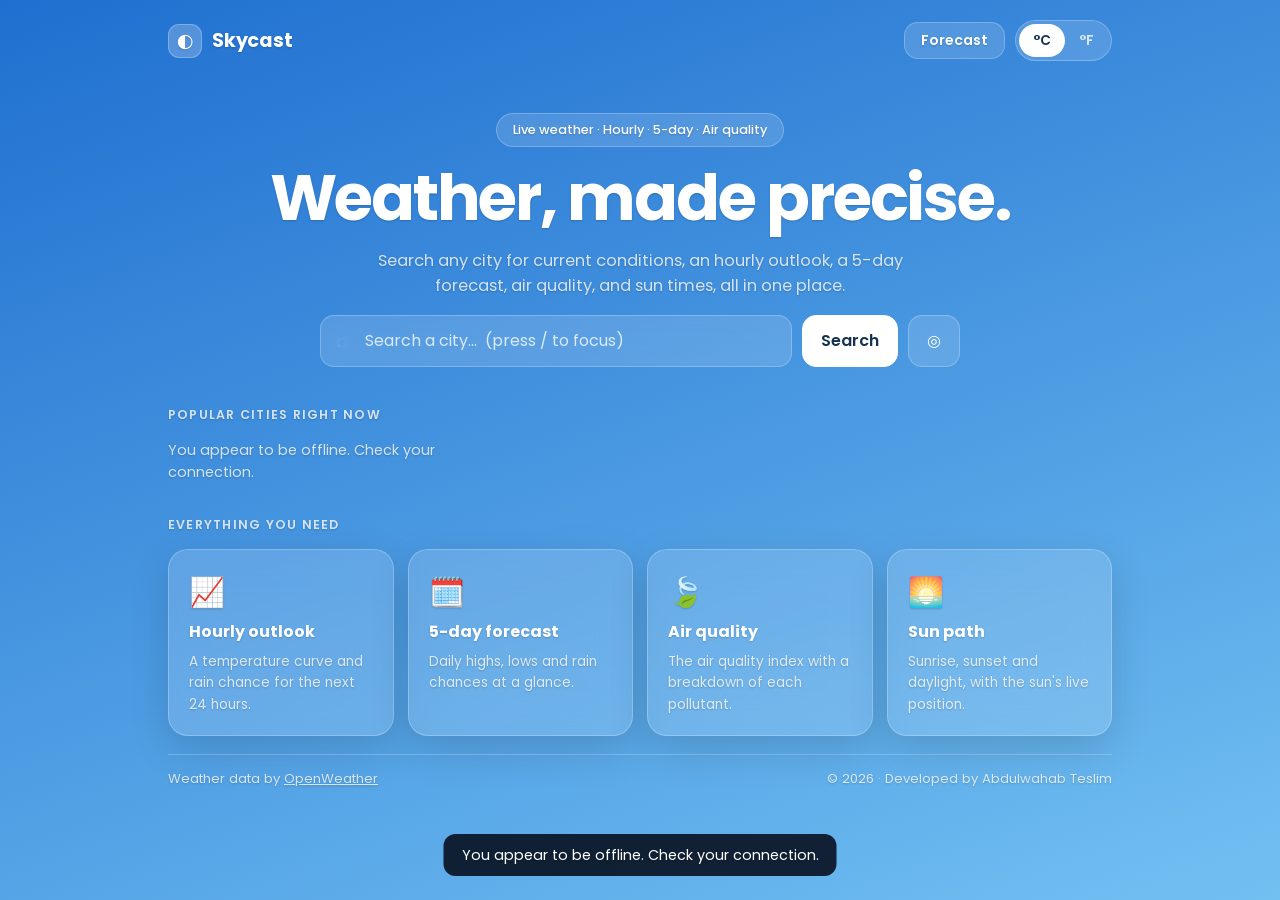
<file: index.html>
<!doctype html>
<html lang="en">
<head>
  <meta charset="UTF-8" />
  <meta name="viewport" content="width=device-width, initial-scale=1.0" />
  <meta name="description" content="Skycast: live weather, hourly and 5-day forecasts, air quality and sun times for any city." />
  <title>Skycast · Weather</title>
  <link rel="preconnect" href="https://fonts.googleapis.com" />
  <link rel="preconnect" href="https://fonts.gstatic.com" crossorigin />
  <link href="https://fonts.googleapis.com/css2?family=Poppins:wght@300;400;500;600;700&display=swap" rel="stylesheet" />
  <link rel="stylesheet" href="./style.css" />
</head>
<body data-sky="clear-d">
  <canvas id="fx" aria-hidden="true"></canvas>
  <div class="app">
    <header class="top">
      <a class="brand" href="index.html"><span class="logo" aria-hidden="true">◐</span> Skycast</a>
      <div class="top-r">
        <a class="btn nav" href="weather.html">Forecast</a>
        <div class="seg" role="group" aria-label="Units">
          <button id="unitC" type="button" aria-pressed="true">°C</button>
          <button id="unitF" type="button" aria-pressed="false">°F</button>
        </div>
      </div>
    </header>

    <section class="landing">
      <span class="pill">Live weather · Hourly · 5-day · Air quality</span>
      <h1 class="display">Weather, made precise.</h1>
      <p class="lead">Search any city for current conditions, an hourly outlook, a 5-day forecast, air quality, and sun times, all in one place.</p>
    <form id="searchForm" class="search" autocomplete="off" role="search">
      <div class="field">
        <span class="mag" aria-hidden="true">⌕</span>
        <input id="cityInput" type="text" placeholder="Search a city…  (press / to focus)" aria-label="Search city" aria-autocomplete="list" aria-controls="sugList" />
        <ul id="sugList" class="sug" role="listbox" hidden></ul>
      </div>
      <button type="submit" class="btn primary">Search</button>
      <button type="button" id="locBtn" class="btn" title="Use my location" aria-label="Use my location">◎</button>
    </form>
    <div class="chips" id="chips"></div>
    </section>

    <section class="block">
      <h2 class="kicker">Popular cities right now</h2>
      <div id="popular" class="popular"></div>
    </section>

    <section class="block">
      <h2 class="kicker">Everything you need</h2>
      <div class="features">
        <div class="card feat"><span>📈</span><b>Hourly outlook</b><p>A temperature curve and rain chance for the next 24 hours.</p></div>
        <div class="card feat"><span>🗓️</span><b>5-day forecast</b><p>Daily highs, lows and rain chances at a glance.</p></div>
        <div class="card feat"><span>🍃</span><b>Air quality</b><p>The air quality index with a breakdown of each pollutant.</p></div>
        <div class="card feat"><span>🌅</span><b>Sun path</b><p>Sunrise, sunset and daylight, with the sun's live position.</p></div>
      </div>
    </section>
    <footer class="foot">
      <p>Weather data by <a href="https://openweathermap.org" target="_blank" rel="noopener">OpenWeather</a></p>
      <p>© 2026 · Developed by Abdulwahab Teslim</p>
    </footer>
  </div>
  <div id="toast" class="toast" role="status" aria-live="polite"></div>
  <script src="./config.js"></script>
  <script src="./core.js"></script>
  <script src="./home.js"></script>
</body>
</html>
</file>
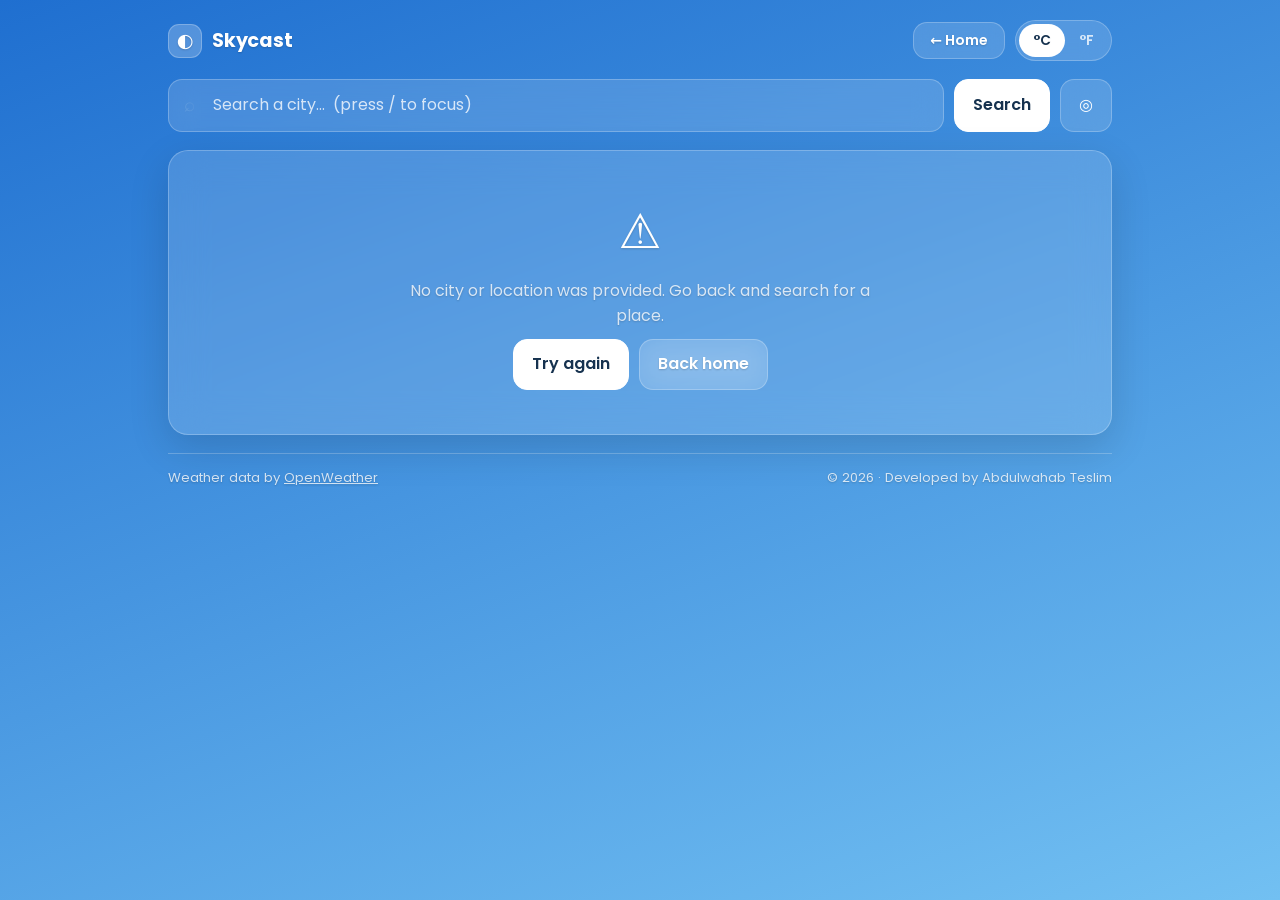
<file: weather.html>
<!doctype html>
<html lang="en">
<head>
  <meta charset="UTF-8" />
  <meta name="viewport" content="width=device-width, initial-scale=1.0" />
  <meta name="description" content="Skycast forecast: current conditions, hourly outlook, 5-day forecast, air quality and sun times." />
  <title>Forecast · Skycast</title>
  <link rel="preconnect" href="https://fonts.googleapis.com" />
  <link rel="preconnect" href="https://fonts.gstatic.com" crossorigin />
  <link href="https://fonts.googleapis.com/css2?family=Poppins:wght@300;400;500;600;700&display=swap" rel="stylesheet" />
  <link rel="stylesheet" href="./style.css" />
</head>
<body data-sky="clear-d">
  <canvas id="fx" aria-hidden="true"></canvas>
  <div class="app">
    <header class="top">
      <a class="brand" href="index.html"><span class="logo" aria-hidden="true">◐</span> Skycast</a>
      <div class="top-r">
        <a class="btn nav" href="index.html">← Home</a>
        <div class="seg" role="group" aria-label="Units">
          <button id="unitC" type="button" aria-pressed="true">°C</button>
          <button id="unitF" type="button" aria-pressed="false">°F</button>
        </div>
      </div>
    </header>
    <form id="searchForm" class="search" autocomplete="off" role="search">
      <div class="field">
        <span class="mag" aria-hidden="true">⌕</span>
        <input id="cityInput" type="text" placeholder="Search a city…  (press / to focus)" aria-label="Search city" aria-autocomplete="list" aria-controls="sugList" />
        <ul id="sugList" class="sug" role="listbox" hidden></ul>
      </div>
      <button type="submit" class="btn primary">Search</button>
      <button type="button" id="locBtn" class="btn" title="Use my location" aria-label="Use my location">◎</button>
    </form>
    <div class="chips" id="chips"></div>

    <main>
      <section id="loading" class="stack" aria-busy="true">
        <div class="card sk h1"></div><div class="card sk h2"></div><div class="card sk h2"></div>
      </section>

      <section id="error" class="card center" role="alert" hidden>
        <div class="big">⚠️</div>
        <p id="errText"></p>
        <div class="row"><button id="retryBtn" class="btn primary" type="button">Try again</button><a class="btn" href="index.html">Back home</a></div>
      </section>

      <div id="result" class="stack" hidden>
        <section class="card now">
          <div class="now-l">
            <div class="row">
              <h1 id="cityName"></h1>
              <button id="favBtn" class="icon" type="button" aria-pressed="false" aria-label="Save location" title="Save location">☆</button>
            </div>
            <p class="muted"><span id="localDate"></span> · <span id="localTime"></span> local time</p>
            <div class="temp-row"><span id="emoji" class="emoji" aria-hidden="true"></span><span id="temp" class="temp"></span></div>
            <p id="condition" class="cond"></p>
            <p class="muted" id="hiLo"></p>
          </div>
          <p id="summary" class="summary"></p>
        </section>

        <section class="card">
          <h2>Next 24 hours</h2>
          <div id="chart" class="chart"></div>
          <p class="legend"><i class="k1"></i>Temperature<i class="k2"></i>Chance of rain</p>
          <div id="hourly" class="hourly"></div>
        </section>

        <div class="grid">
          <section class="card"><h2>Conditions</h2><div id="details" class="tiles"></div></section>
          <section class="card"><h2>5-day forecast</h2><div id="daily" class="daily"></div></section>
        </div>

        <div class="grid">
          <section class="card"><h2>Sun</h2><div id="sun" class="sun"></div></section>
          <section class="card"><h2>Air quality</h2><div id="air"></div></section>
        </div>
      </div>
    </main>

    <footer class="foot">
      <p>Weather data by <a href="https://openweathermap.org" target="_blank" rel="noopener">OpenWeather</a></p>
      <p>© 2026 · Developed by Abdulwahab Teslim</p>
    </footer>
  </div>
  <div id="toast" class="toast" role="status" aria-live="polite"></div>
  <script src="./config.js"></script>
  <script src="./core.js"></script>
  <script src="./weather.js"></script>
</body>
</html>
</file>
<file: style.css>
@property --sky1{syntax:"<color>";inherits:true;initial-value:#1f6fd0}
@property --sky2{syntax:"<color>";inherits:true;initial-value:#72c0f2}
:root{--glass:rgba(255,255,255,.14);--glass-hi:rgba(255,255,255,.22);--line:rgba(255,255,255,.24);--text:#fff;--muted:rgba(255,255,255,.78);--r:20px;--ease:cubic-bezier(.2,.8,.2,1);--focus:0 0 0 3px rgba(255,255,255,.45);color-scheme:dark}
[data-sky=clear-d]{--sky1:#1f6fd0;--sky2:#72c0f2}
[data-sky=clear-n]{--sky1:#0b1530;--sky2:#2a3f73}
[data-sky=clouds-d]{--sky1:#5f7fa3;--sky2:#aebfd0}
[data-sky=clouds-n]{--sky1:#1c2433;--sky2:#3b475c}
[data-sky=rain-d]{--sky1:#42576b;--sky2:#7f94a8}
[data-sky=rain-n]{--sky1:#161e2a;--sky2:#34455a}
[data-sky=storm]{--sky1:#1f2433;--sky2:#4a5368}
[data-sky=snow-d]{--sky1:#6d8cab;--sky2:#c4d7e6}
[data-sky=snow-n]{--sky1:#26364a;--sky2:#566b84}
[data-sky=mist-d]{--sky1:#6f7a85;--sky2:#b3bcc4}
[data-sky=mist-n]{--sky1:#22282f;--sky2:#4b535c}
*,*::before,*::after{box-sizing:border-box;margin:0;padding:0}[hidden]{display:none!important}
body{font-family:"Poppins",system-ui,sans-serif;color:var(--text);min-height:100vh;line-height:1.55;background:linear-gradient(160deg,var(--sky1),var(--sky2)) fixed;transition:--sky1 .9s,--sky2 .9s;text-shadow:0 1px 2px rgba(0,0,0,.18)}
:focus-visible{outline:none;box-shadow:var(--focus)}
#fx{position:fixed;inset:0;width:100%;height:100%;pointer-events:none;z-index:0}
.app{position:relative;z-index:1;width:min(980px,100%);margin:0 auto;padding:20px 18px 28px;display:grid;gap:18px}
.top{display:flex;justify-content:space-between;align-items:center}
.brand{display:flex;align-items:center;gap:10px;font-weight:700;font-size:1.2rem;color:inherit;text-decoration:none;letter-spacing:-.01em}
.logo{width:34px;height:34px;display:grid;place-items:center;border-radius:11px;background:var(--glass-hi);border:1px solid var(--line)}
.seg{display:flex;padding:3px;border-radius:99px;background:var(--glass);border:1px solid var(--line);backdrop-filter:blur(14px)}
.seg button{border:0;background:transparent;color:var(--muted);font:inherit;font-weight:600;font-size:.85rem;padding:6px 14px;border-radius:99px;cursor:pointer;transition:.2s}
.seg button[aria-pressed=true]{background:#fff;color:#16324f;text-shadow:none}
.search{display:flex;gap:10px}.field{position:relative;flex:1}
.mag{position:absolute;left:16px;top:50%;transform:translateY(-52%);font-size:1.2rem;opacity:.85}
input{width:100%;font:inherit;color:var(--text);padding:13px 16px 13px 44px;border-radius:14px;border:1px solid var(--line);background:var(--glass);backdrop-filter:blur(14px);outline:none;transition:.2s;text-shadow:none}
input::placeholder{color:var(--muted)}input:focus{border-color:#fff;background:var(--glass-hi);box-shadow:var(--focus)}
.btn{font:inherit;font-weight:600;color:var(--text);padding:12px 18px;border-radius:14px;border:1px solid var(--line);background:var(--glass);backdrop-filter:blur(14px);cursor:pointer;transition:transform .2s var(--ease),background .2s}
.btn:hover{transform:translateY(-1px);background:var(--glass-hi)}.btn:active{transform:scale(.97)}
.btn.primary{background:#fff;color:#16324f;border-color:#fff;text-shadow:none}
.sug{position:absolute;top:calc(100% + 6px);left:0;right:0;z-index:10;list-style:none;border-radius:14px;overflow:hidden;background:rgba(16,28,46,.92);border:1px solid var(--line);backdrop-filter:blur(18px);box-shadow:0 16px 40px rgba(0,0,0,.35)}
.sug li{padding:10px 16px;cursor:pointer;font-size:.92rem}.sug li small{color:var(--muted);margin-left:6px}
.sug li[aria-selected=true],.sug li:hover{background:rgba(255,255,255,.14)}
.chips{display:flex;flex-wrap:wrap;gap:8px}.chips:empty{display:none}
.chip{font:inherit;font-size:.82rem;font-weight:500;color:var(--text);padding:6px 14px;border-radius:99px;border:1px solid var(--line);background:var(--glass);cursor:pointer;transition:.2s}
.chip:hover{background:var(--glass-hi)}.chip.clear{background:transparent;color:var(--muted)}
.stack{display:grid;gap:18px}
.card{background:var(--glass);border:1px solid var(--line);border-radius:var(--r);padding:22px;backdrop-filter:blur(18px);-webkit-backdrop-filter:blur(18px);box-shadow:0 14px 40px rgba(0,0,0,.14);animation:rise .5s var(--ease) both}
.card h2{font-size:.78rem;font-weight:600;letter-spacing:.1em;text-transform:uppercase;color:var(--muted);margin-bottom:14px}
.center{text-align:center;display:grid;justify-items:center;gap:10px;padding:44px 22px}.center h2{font-size:1.3rem;letter-spacing:0;text-transform:none;color:var(--text);margin:0}.center p{color:var(--muted);max-width:46ch}
.big{font-size:3rem}
.muted{color:var(--muted);font-size:.9rem}
@keyframes rise{from{opacity:0;transform:translateY(14px)}}
.sk{height:110px;background:linear-gradient(100deg,var(--glass) 30%,var(--glass-hi) 50%,var(--glass) 70%) 0 0/200% 100%;animation:shimmer 1.3s linear infinite}.sk.h1{height:210px}.sk.h2{height:150px}
@keyframes shimmer{to{background-position:-200% 0}}
.now{display:flex;justify-content:space-between;gap:24px;flex-wrap:wrap;align-items:flex-end}
.row{display:flex;align-items:center;gap:10px}h1{font-size:clamp(1.5rem,4vw,2.1rem);letter-spacing:-.02em;line-height:1.2}
.icon{font-size:1.5rem;line-height:1;border:0;background:transparent;color:#ffd666;cursor:pointer;transition:transform .2s var(--ease)}.icon:hover{transform:scale(1.2)}
.temp-row{display:flex;align-items:center;gap:14px;margin:6px 0 0}.emoji{font-size:clamp(3.4rem,10vw,5rem);line-height:1;filter:drop-shadow(0 6px 14px rgba(0,0,0,.25))}
.temp{font-size:clamp(3.6rem,11vw,6rem);font-weight:300;letter-spacing:-.04em;line-height:1}
.cond{font-size:1.15rem;font-weight:500;text-transform:capitalize}
.summary{max-width:34ch;color:var(--muted);font-size:.95rem}
.hourly{display:flex;gap:10px;overflow-x:auto;padding-bottom:6px;scroll-snap-type:x proximity}
.hour{flex:0 0 auto;min-width:72px;display:grid;justify-items:center;gap:4px;padding:12px 10px;border-radius:16px;background:rgba(255,255,255,.08);scroll-snap-align:start}
.hour.now-h{background:rgba(255,255,255,.22)}.hour span:first-child{font-size:.78rem;color:var(--muted)}.hour .e{font-size:1.6rem}.hour b{font-weight:600}.hour small{font-size:.72rem;color:#9bd8ff}
.grid{display:grid;grid-template-columns:1.05fr 1fr;gap:18px}
.tiles{display:grid;grid-template-columns:1fr 1fr;gap:10px}
.tile{padding:14px;border-radius:16px;background:rgba(255,255,255,.08)}
.tile small{display:block;color:var(--muted);font-size:.75rem}.tile b{font-size:1.2rem;font-weight:600}.tile span{display:block;font-size:.74rem;color:var(--muted)}
.arrow{display:inline-block;transition:transform .5s var(--ease)}
.dot{display:inline-block;width:9px;height:9px;border-radius:50%;margin-right:6px}
.daily{display:grid;gap:6px}
.day{display:grid;grid-template-columns:52px 34px 1fr;align-items:center;gap:10px;padding:8px 4px;border-bottom:1px solid rgba(255,255,255,.1)}.day:last-child{border:0}
.day .n{font-weight:500}.day .e{font-size:1.4rem}
.range{display:flex;align-items:center;gap:8px;font-size:.88rem}.range i{flex:1;position:relative;height:6px;border-radius:9px;background:rgba(255,255,255,.18)}
.range i::after{content:"";position:absolute;top:0;bottom:0;left:var(--l);width:var(--w);border-radius:9px;background:linear-gradient(90deg,#7dd3fc,#fde68a,#fb923c)}
.range em{font-style:normal;color:#9bd8ff;font-size:.72rem;min-width:30px;text-align:right}
.foot{display:flex;justify-content:space-between;flex-wrap:wrap;gap:6px;padding-top:14px;border-top:1px solid var(--line);font-size:.82rem;color:var(--muted)}.foot a{color:inherit}
.toast{position:fixed;left:50%;bottom:24px;z-index:20;transform:translate(-50%,16px);opacity:0;pointer-events:none;padding:10px 18px;border-radius:12px;background:rgba(10,20,36,.92);font-size:.9rem;transition:.3s var(--ease)}.toast.show{opacity:1;transform:translate(-50%,0)}
@media(max-width:760px){.grid{grid-template-columns:1fr}.now{align-items:flex-start}}
@media(max-width:480px){.search{flex-wrap:wrap}.field{flex-basis:100%}.search .btn.primary{flex:1}}
@media(prefers-reduced-motion:reduce){*,*::before,*::after{animation:none!important;transition:none!important}}

.top-r{display:flex;align-items:center;gap:10px}
.nav{padding:7px 16px;font-size:.88rem;text-decoration:none}
a.btn{display:inline-block;text-decoration:none}
.landing{text-align:center;display:grid;justify-items:center;gap:16px;padding:34px 0 6px}
.landing .search{width:min(640px,100%);text-align:left}
.landing .chips{justify-content:center}
.pill{padding:6px 16px;border-radius:99px;font-size:.8rem;font-weight:500;background:var(--glass);border:1px solid var(--line);backdrop-filter:blur(14px)}
.display{font-size:clamp(2.3rem,7vw,4rem);font-weight:700;letter-spacing:-.035em;line-height:1.08}
.lead{max-width:56ch;color:var(--muted);font-size:1.02rem}
.block{display:grid;gap:14px;margin-top:14px}
.kicker{font-size:.78rem;font-weight:600;letter-spacing:.1em;text-transform:uppercase;color:var(--muted)}
.popular{display:grid;grid-template-columns:repeat(3,1fr);gap:14px}
.pop{display:grid;gap:6px;padding:18px;min-height:150px;border-radius:var(--r);color:#fff;text-decoration:none;border:1px solid var(--line);background:linear-gradient(160deg,var(--sky1),var(--sky2));box-shadow:0 14px 34px rgba(0,0,0,.18);transition:transform .25s var(--ease),box-shadow .25s;animation:rise .5s var(--ease) both}
.pop:hover{transform:translateY(-4px);box-shadow:0 20px 44px rgba(0,0,0,.28)}
.pop.sk{background:linear-gradient(100deg,var(--glass) 30%,var(--glass-hi) 50%,var(--glass) 70%) 0 0/200% 100%;animation:shimmer 1.3s linear infinite}
.pop-top{display:flex;justify-content:space-between;align-items:center}.pop-top b{font-size:1.05rem}.pop-time{font-size:.8rem;color:var(--muted)}
.pop-mid{display:flex;align-items:center;gap:12px}.pop-emoji{font-size:2.4rem}.pop-temp{font-size:2.3rem;font-weight:300;letter-spacing:-.03em}
.pop small{color:var(--muted);text-transform:capitalize}
.features{display:grid;grid-template-columns:repeat(4,1fr);gap:14px}
.feat{display:grid;gap:6px;align-content:start;padding:20px}.feat span{font-size:1.8rem}.feat b{font-size:1rem}.feat p{color:var(--muted);font-size:.86rem}
.chart svg{width:100%;height:auto;display:block;overflow:visible}
.chart .ln{fill:none;stroke:#fff;stroke-width:2.5;stroke-linejoin:round;stroke-linecap:round}
.chart .ar{fill:rgba(255,255,255,.14);stroke:none}
.chart .pt{fill:#fff;stroke:rgba(0,0,0,.18);stroke-width:1}
.chart .pb{fill:#7dd3fc;opacity:.85}
.lb{fill:#fff;font-size:12.5px;font-weight:500;font-family:inherit}.lb.dim{fill:rgba(255,255,255,.74);font-size:11.5px}
.legend{display:flex;align-items:center;gap:8px;margin:2px 0 14px;font-size:.78rem;color:var(--muted)}
.legend i{width:14px;height:6px;border-radius:9px;display:inline-block;margin-left:10px}.legend i:first-child{margin-left:0}
.k1{background:#fff}.k2{background:#7dd3fc}
.sun svg{width:100%;height:auto;display:block}
.sun .track{fill:none;stroke:rgba(255,255,255,.28);stroke-width:3;stroke-dasharray:3 6;stroke-linecap:round}
.sun .prog{fill:none;stroke:#fde68a;stroke-width:4;stroke-linecap:round}
.sun .hz{stroke:rgba(255,255,255,.3);stroke-width:1}
.sun .sun{fill:#fde68a;filter:drop-shadow(0 0 8px rgba(253,230,138,.9))}.sun .moon{fill:#dbe4f3}
.aq-head{display:flex;justify-content:space-between;align-items:center;margin-bottom:12px}.aq-head b{font-size:1.25rem;font-weight:600}
.scale{position:relative;display:flex;height:10px;border-radius:9px;overflow:visible;margin-bottom:18px}
.scale span{flex:1}.scale span:first-child{border-radius:9px 0 0 9px}.scale span:nth-child(5){border-radius:0 9px 9px 0}
.mark{position:absolute;top:-5px;width:4px;height:20px;margin-left:-2px;border-radius:3px;background:#fff;box-shadow:0 0 0 2px rgba(0,0,0,.25)}
.pols{display:grid;gap:10px}
.pol{display:grid;grid-template-columns:52px 1fr 92px;align-items:center;gap:10px;font-size:.86rem}
.pol i{height:6px;border-radius:9px;background:rgba(255,255,255,.18);overflow:hidden}.pol u{display:block;height:100%;border-radius:9px}
.pol small{text-align:right;color:var(--muted)}
@media(max-width:900px){.features{grid-template-columns:1fr 1fr}.popular{grid-template-columns:1fr 1fr}}
@media(max-width:560px){.popular,.features{grid-template-columns:1fr}.nav{display:none}.pop{min-height:0}}
</file>
